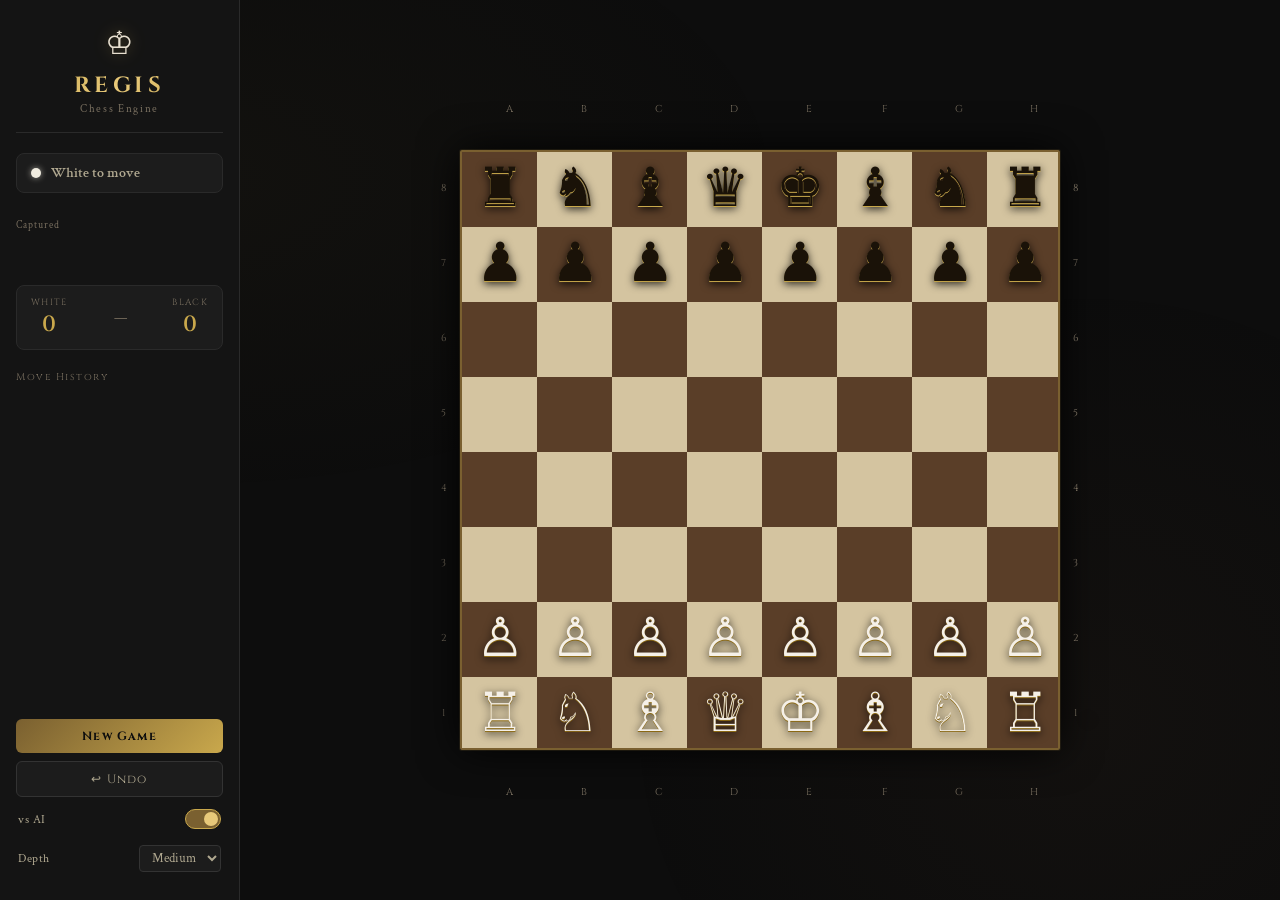
<file: index.html>
<!DOCTYPE html>
<html lang="en">
<head>
<meta charset="UTF-8">
<meta name="viewport" content="width=device-width, initial-scale=1.0">
<title>Chess</title>
<link href="https://fonts.googleapis.com/css2?family=Cinzel:wght@400;600;700&family=Crimson+Text:ital,wght@0,400;0,600;1,400&display=swap" rel="stylesheet">
<link rel="stylesheet" href="style.css">
</head>
<body>

<div class="bg-texture"></div>

<div class="app">
  <!-- Sidebar -->
  <aside class="sidebar">
    <div class="brand">
      <span class="brand-icon">♔</span>
      <h1 class="brand-name">REGIS</h1>
      <p class="brand-sub">Chess Engine</p>
    </div>

    <div class="status-panel">
      <div class="turn-indicator" id="turnIndicator">
        <div class="turn-dot white-dot"></div>
        <span id="turnText">White to move</span>
      </div>
      <div class="check-alert" id="checkAlert" style="display:none">
        ⚠ CHECK
      </div>
    </div>

    <div class="captured-panel">
      <div class="captured-row">
        <span class="captured-label">Captured</span>
        <div class="captured-pieces" id="capturedWhite"></div>
      </div>
      <div class="captured-row">
        <span class="captured-label"></span>
        <div class="captured-pieces" id="capturedBlack"></div>
      </div>
    </div>

    <div class="score-panel">
      <div class="score-box">
        <span class="score-label">WHITE</span>
        <span class="score-val" id="scoreWhite">0</span>
      </div>
      <div class="score-divider">—</div>
      <div class="score-box">
        <span class="score-label">BLACK</span>
        <span class="score-val" id="scoreBlack">0</span>
      </div>
    </div>

    <div class="move-log" id="moveLog">
      <div class="move-log-title">Move History</div>
      <div class="move-log-body" id="moveLogBody"></div>
    </div>

    <div class="controls">
      <button class="btn btn-primary" onclick="newGame()">New Game</button>
      <button class="btn btn-secondary" onclick="undoMove()">↩ Undo</button>
      <div class="mode-toggle">
        <span class="mode-label">vs AI</span>
        <label class="toggle">
          <input type="checkbox" id="aiToggle" checked>
          <span class="toggle-slider"></span>
        </label>
      </div>
      <div class="difficulty-row" id="difficultyRow">
        <span class="mode-label">Depth</span>
        <select id="aiDepth" class="depth-select">
          <option value="1">Easy</option>
          <option value="2" selected>Medium</option>
          <option value="3">Hard</option>
        </select>
      </div>
    </div>
  </aside>

  <!-- Board Area -->
  <main class="board-area">
    <div class="board-wrap">
      <div class="coords-top" id="coordsTop"></div>
      <div class="board-row">
        <div class="coords-left" id="coordsLeft"></div>
        <div class="board" id="board"></div>
        <div class="coords-right" id="coordsRight"></div>
      </div>
      <div class="coords-bottom" id="coordsBottom"></div>
    </div>
  </main>
</div>

<!-- Promotion Modal -->
<div class="modal-overlay" id="promoOverlay" style="display:none">
  <div class="modal">
    <h2 class="modal-title">Promote Pawn</h2>
    <div class="promo-choices" id="promoChoices"></div>
  </div>
</div>

<!-- Game Over Modal -->
<div class="modal-overlay" id="gameOverOverlay" style="display:none">
  <div class="modal">
    <div class="modal-icon" id="gameOverIcon">♔</div>
    <h2 class="modal-title" id="gameOverTitle">Checkmate!</h2>
    <p class="modal-sub" id="gameOverSub">White wins</p>
    <button class="btn btn-primary" onclick="newGame();closeModals()">Play Again</button>
  </div>
</div>

<script src="chess.js"></script>
<script src="ai.js"></script>
<script src="ui.js"></script>
</body>
</html>
</file>
<file: style.css>
/* ── Reset & Base ── */
*, *::before, *::after { box-sizing: border-box; margin: 0; padding: 0; }

:root {
  --bg:        #0d0d0d;
  --bg2:       #141414;
  --bg3:       #1c1c1c;
  --border:    #2a2a2a;
  --border2:   #333;
  --gold:      #c9a84c;
  --gold2:     #e8c97a;
  --gold-dim:  #7a6030;
  --text:      #e8e0d0;
  --text-dim:  #7a7060;
  --text-mid:  #b0a890;
  --light-sq:  #d4c4a0;
  --dark-sq:   #5a3e28;
  --light-sq-h:#e8d8b4;
  --dark-sq-h: #7a5a3a;
  --selected:  rgba(201,168,76,0.5);
  --legal:     rgba(201,168,76,0.25);
  --last-move: rgba(201,168,76,0.2);
  --check:     rgba(220,50,50,0.55);
  --white-piece: #f5f0e8;
  --black-piece: #1a1208;
  --shadow:    0 8px 40px rgba(0,0,0,0.8);
}

html, body {
  height: 100%;
  background: var(--bg);
  color: var(--text);
  font-family: 'Crimson Text', Georgia, serif;
  overflow: hidden;
}

/* ── Texture ── */
.bg-texture {
  position: fixed; inset: 0; pointer-events: none; z-index: 0;
  background-image:
    radial-gradient(ellipse 80% 60% at 15% 20%, rgba(201,168,76,0.03) 0%, transparent 60%),
    radial-gradient(ellipse 60% 80% at 85% 80%, rgba(90,62,40,0.08) 0%, transparent 60%);
}

/* ── Layout ── */
.app {
  position: relative; z-index: 1;
  display: flex; height: 100vh; overflow: hidden;
}

/* ── Sidebar ── */
.sidebar {
  width: 240px; min-width: 240px;
  background: var(--bg2);
  border-right: 1px solid var(--border);
  display: flex; flex-direction: column;
  padding: 24px 16px;
  gap: 20px;
  overflow-y: auto;
}
.sidebar::-webkit-scrollbar { width: 3px; }
.sidebar::-webkit-scrollbar-thumb { background: var(--border2); border-radius: 2px; }

/* Brand */
.brand { text-align: center; padding-bottom: 16px; border-bottom: 1px solid var(--border); }
.brand-icon { font-size: 32px; display: block; margin-bottom: 6px; filter: drop-shadow(0 0 8px rgba(201,168,76,0.4)); }
.brand-name {
  font-family: 'Cinzel', serif; font-size: 22px; font-weight: 700;
  letter-spacing: 0.2em;
  background: linear-gradient(135deg, var(--gold), var(--gold2), var(--gold));
  -webkit-background-clip: text; -webkit-text-fill-color: transparent; background-clip: text;
}
.brand-sub { font-size: 11px; color: var(--text-dim); letter-spacing: 0.15em; margin-top: 2px; }

/* Status */
.status-panel { display: flex; flex-direction: column; gap: 6px; }
.turn-indicator {
  display: flex; align-items: center; gap: 10px;
  padding: 10px 14px;
  background: var(--bg3); border: 1px solid var(--border); border-radius: 8px;
  font-size: 14px; font-weight: 600; color: var(--text-mid);
}
.turn-dot { width: 10px; height: 10px; border-radius: 50%; flex-shrink: 0; }
.white-dot { background: #f0ece0; box-shadow: 0 0 6px rgba(240,236,224,0.6); }
.black-dot { background: #2a2010; box-shadow: 0 0 6px rgba(42,32,16,0.8); border: 1px solid #555; }
.check-alert {
  text-align: center; padding: 6px;
  background: rgba(220,50,50,0.15); border: 1px solid rgba(220,50,50,0.4);
  border-radius: 6px; color: #ff6b6b; font-size: 12px; font-weight: 700;
  letter-spacing: 0.1em; animation: pulse-red 1s ease-in-out infinite;
}
@keyframes pulse-red { 0%,100%{opacity:1} 50%{opacity:0.6} }

/* Captured */
.captured-panel { display: flex; flex-direction: column; gap: 4px; }
.captured-row { display: flex; align-items: center; gap: 8px; min-height: 24px; }
.captured-label { font-size: 10px; color: var(--text-dim); letter-spacing: 0.1em; width: 50px; flex-shrink: 0; }
.captured-pieces { display: flex; flex-wrap: wrap; gap: 1px; font-size: 14px; line-height: 1; }

/* Score */
.score-panel {
  display: flex; align-items: center; justify-content: space-between;
  padding: 10px 14px;
  background: var(--bg3); border: 1px solid var(--border); border-radius: 8px;
}
.score-box { display: flex; flex-direction: column; align-items: center; gap: 2px; }
.score-label { font-size: 9px; letter-spacing: 0.15em; color: var(--text-dim); font-family: 'Cinzel', serif; }
.score-val { font-size: 22px; font-weight: 600; color: var(--gold); font-family: 'Cinzel', serif; }
.score-divider { color: var(--text-dim); font-size: 14px; }

/* Move Log */
.move-log { flex: 1; display: flex; flex-direction: column; min-height: 0; }
.move-log-title { font-size: 10px; letter-spacing: 0.15em; color: var(--text-dim); font-family: 'Cinzel', serif; margin-bottom: 8px; }
.move-log-body {
  flex: 1; overflow-y: auto; font-size: 13px; color: var(--text-mid);
  display: flex; flex-direction: column; gap: 2px;
}
.move-log-body::-webkit-scrollbar { width: 3px; }
.move-log-body::-webkit-scrollbar-thumb { background: var(--border2); }
.move-entry { display: flex; gap: 8px; padding: 3px 0; border-bottom: 1px solid var(--border); }
.move-num { color: var(--text-dim); width: 20px; flex-shrink: 0; }
.move-w { flex: 1; }
.move-b { flex: 1; color: var(--text-dim); }

/* Controls */
.controls { display: flex; flex-direction: column; gap: 8px; }
.btn {
  padding: 9px 16px; border-radius: 6px; border: none; cursor: pointer;
  font-family: 'Cinzel', serif; font-size: 12px; letter-spacing: 0.1em;
  transition: all 0.2s; width: 100%;
}
.btn-primary {
  background: linear-gradient(135deg, var(--gold-dim), var(--gold));
  color: #0d0d0d; font-weight: 700;
}
.btn-primary:hover { background: linear-gradient(135deg, var(--gold), var(--gold2)); transform: translateY(-1px); box-shadow: 0 4px 16px rgba(201,168,76,0.3); }
.btn-secondary {
  background: var(--bg3); border: 1px solid var(--border2);
  color: var(--text-mid);
}
.btn-secondary:hover { border-color: var(--gold-dim); color: var(--gold); }

.mode-toggle { display: flex; align-items: center; justify-content: space-between; padding: 4px 2px; }
.mode-label { font-size: 12px; color: var(--text-mid); letter-spacing: 0.05em; }
.toggle { position: relative; display: inline-block; width: 36px; height: 20px; }
.toggle input { opacity: 0; width: 0; height: 0; }
.toggle-slider {
  position: absolute; inset: 0; background: var(--bg3); border: 1px solid var(--border2);
  border-radius: 20px; cursor: pointer; transition: 0.2s;
}
.toggle-slider::before {
  content: ''; position: absolute; left: 2px; top: 2px;
  width: 14px; height: 14px; border-radius: 50%;
  background: var(--text-dim); transition: 0.2s;
}
.toggle input:checked + .toggle-slider { background: var(--gold-dim); border-color: var(--gold); }
.toggle input:checked + .toggle-slider::before { transform: translateX(16px); background: var(--gold2); }

.difficulty-row { display: flex; align-items: center; justify-content: space-between; padding: 4px 2px; }
.depth-select {
  background: var(--bg3); border: 1px solid var(--border2); color: var(--text-mid);
  font-family: 'Crimson Text', serif; font-size: 13px; padding: 3px 8px; border-radius: 4px;
  cursor: pointer; outline: none;
}
.depth-select:focus { border-color: var(--gold-dim); }

/* ── Board Area ── */
.board-area {
  flex: 1;
  display: flex;
  align-items: center;
  justify-content: center;
  padding: 24px;
  overflow: hidden;
}

/* ── Board Wrap ── */
.board-wrap {
  display: inline-flex;
  flex-direction: column;
  align-items: center;
  gap: 4px;
}

.board-row {
  display: flex;
  align-items: stretch;
  gap: 4px;
}

/* ── Coord bars ── */
.coords-top,
.coords-bottom {
  display: flex;
  flex-direction: row;
  /* match board width exactly */
  width: min(76vh, 600px);
  margin-left: 24px; /* offset for side coords */
}

.coords-left,
.coords-right {
  display: flex;
  flex-direction: column;
  width: 24px;
  flex-shrink: 0;
}

.coord {
  display: flex;
  align-items: center;
  justify-content: center;
  font-family: 'Cinzel', serif;
  font-size: 10px;
  color: var(--text-dim);
  letter-spacing: 0.05em;
  flex: 1;
  /* each coord cell matches one square */
  width: calc(min(76vh, 600px) / 8);
  height: calc(min(76vh, 600px) / 8);
}

.coords-left .coord,
.coords-right .coord {
  width: 24px;
  height: calc(min(76vh, 600px) / 8);
}

/* ── Board ── */
.board {
  /* fixed size so all 64 squares are perfectly equal */
  width:  min(76vh, 600px);
  height: min(76vh, 600px);

  display: grid;
  grid-template-columns: repeat(8, 1fr);
  grid-template-rows:    repeat(8, 1fr);

  border: 2px solid var(--gold-dim);
  box-shadow:
    0 0 0 1px rgba(201,168,76,0.1),
    0 0 40px rgba(0,0,0,0.9),
    inset 0 0 60px rgba(0,0,0,0.3);
  border-radius: 2px;
  overflow: hidden;
  flex-shrink: 0;
}

/* ── Squares ── */
.sq {
  position: relative;
  display: flex;
  align-items: center;
  justify-content: center;
  cursor: pointer;
  transition: background 0.1s;
  user-select: none;
  /* force equal size — belt-and-suspenders */
  width:  calc(min(76vh, 600px) / 8);
  height: calc(min(76vh, 600px) / 8);
  overflow: hidden;
}

.sq.light { background: var(--light-sq); }
.sq.dark  { background: var(--dark-sq); }
.sq.light:hover { background: var(--light-sq-h); }
.sq.dark:hover  { background: var(--dark-sq-h); }
.sq.selected    { background: var(--selected)  !important; }
.sq.last-move   { background: var(--last-move) !important; }
.sq.in-check    { background: var(--check)     !important; }

/* legal move dot (empty square) */
.sq.legal::after {
  content: '';
  position: absolute;
  width: 32%;
  height: 32%;
  border-radius: 50%;
  background: rgba(201,168,76,0.45);
  pointer-events: none;
}

/* legal capture ring */
.sq.legal-capture::after {
  content: '';
  position: absolute;
  inset: 0;
  border: 4px solid rgba(201,168,76,0.5);
  pointer-events: none;
  border-radius: 0;
}

/* ── Pieces ── */
.piece {
  font-size: calc(min(76vh, 600px) / 8 * 0.72);
  line-height: 1;
  cursor: grab;
  transition: transform 0.1s, filter 0.1s;
  position: relative;
  z-index: 2;
  user-select: none;
  display: flex;
  align-items: center;
  justify-content: center;
  /* stop piece from stretching the square */
  width: 100%;
  text-align: center;
}

.piece:hover { transform: scale(1.12); }

.piece.white {
  color: var(--white-piece);
  filter: drop-shadow(0 1px 0 #8b6914) drop-shadow(0 2px 4px rgba(0,0,0,0.7));
}

.piece.black {
  color: var(--black-piece);
  filter: drop-shadow(0 1px 0 #c8a84b) drop-shadow(0 2px 4px rgba(0,0,0,0.8));
}

/* ── Modals ── */
.modal-overlay {
  position: fixed; inset: 0; z-index: 100;
  background: rgba(0,0,0,0.85);
  display: flex; align-items: center; justify-content: center;
  backdrop-filter: blur(4px);
}
.modal {
  background: var(--bg2); border: 1px solid var(--gold-dim);
  border-radius: 12px; padding: 36px 40px;
  text-align: center; min-width: 280px;
  box-shadow: 0 20px 60px rgba(0,0,0,0.8), 0 0 0 1px rgba(201,168,76,0.1);
  animation: modalIn 0.3s cubic-bezier(0.34,1.56,0.64,1);
}
@keyframes modalIn { from{opacity:0;transform:scale(0.8)} to{opacity:1;transform:scale(1)} }
.modal-icon { font-size: 52px; margin-bottom: 12px; filter: drop-shadow(0 0 12px rgba(201,168,76,0.5)); }
.modal-title { font-family: 'Cinzel', serif; font-size: 24px; font-weight: 700; color: var(--gold); margin-bottom: 8px; letter-spacing: 0.1em; }
.modal-sub { color: var(--text-mid); font-size: 16px; margin-bottom: 24px; font-style: italic; }
.promo-choices { display: flex; gap: 16px; justify-content: center; margin-top: 16px; }
.promo-choice {
  width: 64px; height: 64px;
  display: flex; align-items: center; justify-content: center;
  font-size: 40px; cursor: pointer; border-radius: 8px;
  border: 1px solid var(--border2); background: var(--bg3);
  transition: all 0.15s;
}
.promo-choice:hover { border-color: var(--gold); background: rgba(201,168,76,0.1); transform: scale(1.1); }

/* ── Responsive ── */
@media (max-width: 700px) {
  .sidebar { display: none; }
  .board-area { padding: 8px; }
}
</file>
